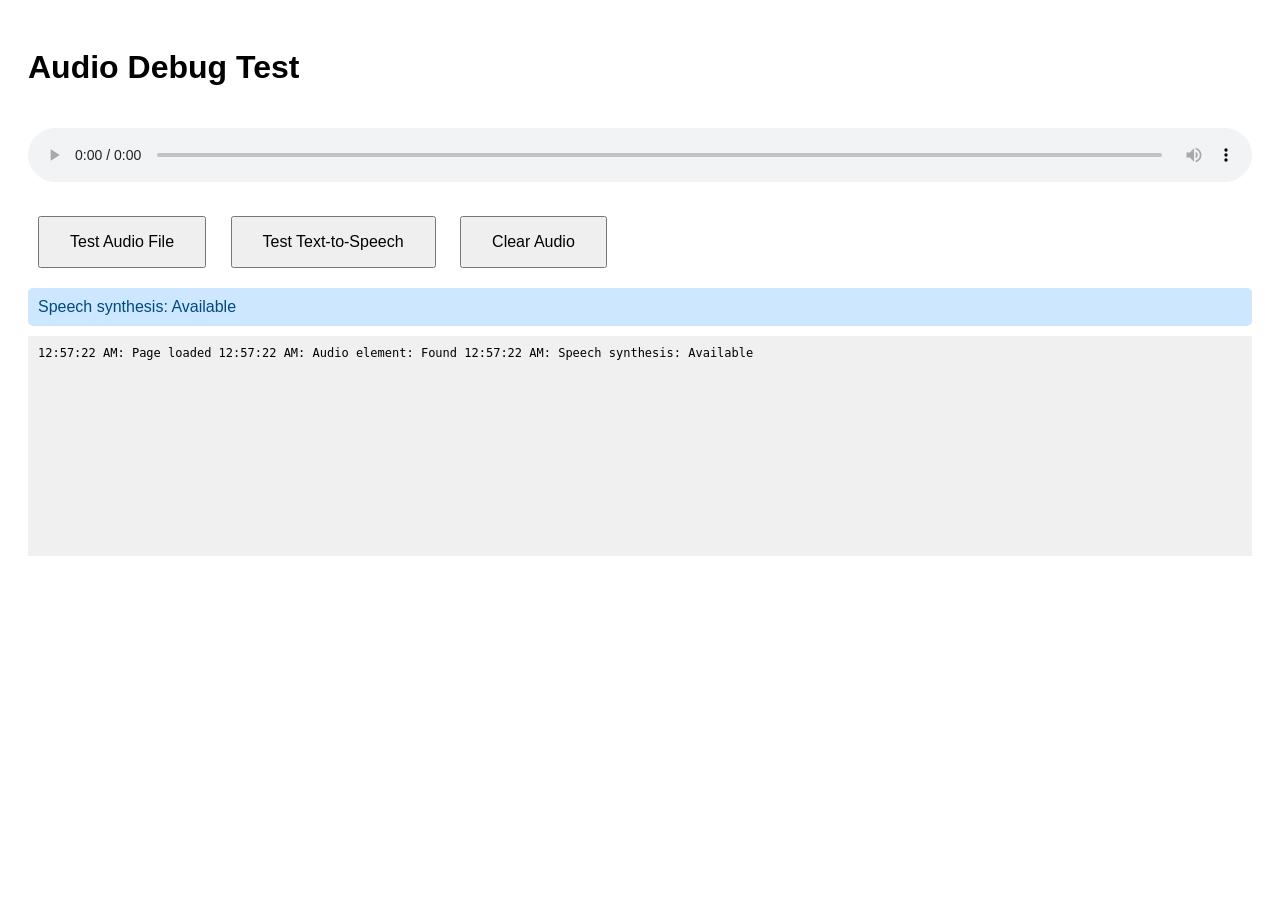
<file: audio-debug.html>
<!DOCTYPE html>
<html lang="en">
<head>
    <meta charset="UTF-8">
    <meta name="viewport" content="width=device-width, initial-scale=1.0">
    <title>Audio Debug Test</title>
    <style>
        body { font-family: Arial, sans-serif; padding: 20px; }
        .btn { padding: 15px 30px; font-size: 16px; margin: 10px; cursor: pointer; }
        .status { margin: 10px 0; padding: 10px; border-radius: 5px; }
        .success { background: #d4edda; color: #155724; }
        .error { background: #f8d7da; color: #721c24; }
        .info { background: #cce7ff; color: #004a80; }
    </style>
</head>
<body>
    <h1>Audio Debug Test</h1>
    
    <audio id="audioPlayer" preload="metadata" controls style="width: 100%; margin: 20px 0;"></audio>
    
    <div>
        <button class="btn" onclick="testAudioFile()">Test Audio File</button>
        <button class="btn" onclick="testTTS()">Test Text-to-Speech</button>
        <button class="btn" onclick="clearAudio()">Clear Audio</button>
    </div>
    
    <div id="status" class="status"></div>
    <div id="log" style="background: #f0f0f0; padding: 10px; height: 200px; overflow-y: scroll; font-family: monospace; font-size: 12px;"></div>

    <script>
        function log(message) {
            const logEl = document.getElementById('status');
            const logDiv = document.getElementById('log');
            console.log(message);
            logEl.textContent = message;
            logEl.className = 'status info';
            logDiv.innerHTML += new Date().toLocaleTimeString() + ': ' + message + '\n';
            logDiv.scrollTop = logDiv.scrollHeight;
        }

        function showStatus(message, type = 'info') {
            const statusEl = document.getElementById('status');
            statusEl.textContent = message;
            statusEl.className = 'status ' + type;
            log(message);
        }

        async function testAudioFile() {
            log('Testing audio file...');
            const audio = document.getElementById('audioPlayer');
            
            audio.src = 'audio/listening1.mp3';
            
            audio.onloadstart = () => log('Audio loading started');
            audio.onloadedmetadata = () => {
                log('Audio metadata loaded');
                log('Duration: ' + audio.duration + ' seconds');
            };
            audio.oncanplay = () => {
                log('Audio can play');
                showStatus('Audio ready - attempting to play', 'success');
                audio.play().then(() => {
                    log('Audio playing successfully');
                }).catch(error => {
                    log('Audio play failed: ' + error.message);
                    showStatus('Audio play failed: ' + error.message, 'error');
                });
            };
            audio.onerror = (e) => {
                log('Audio error: ' + e.message);
                showStatus('Audio error occurred', 'error');
            };
            
            audio.load();
        }

        function testTTS() {
            log('Testing text-to-speech...');
            if ('speechSynthesis' in window) {
                const utterance = new SpeechSynthesisUtterance('This is a test of the text to speech functionality.');
                utterance.onstart = () => log('TTS started');
                utterance.onend = () => log('TTS ended');
                utterance.onerror = (e) => log('TTS error: ' + e.error);
                
                speechSynthesis.speak(utterance);
                showStatus('TTS initiated', 'info');
            } else {
                showStatus('Text-to-speech not supported', 'error');
            }
        }

        function clearAudio() {
            const audio = document.getElementById('audioPlayer');
            audio.pause();
            audio.removeAttribute('src');
            audio.load();
            showStatus('Audio cleared', 'info');
        }

        // Initial test
        window.onload = () => {
            log('Page loaded');
            log('Audio element: ' + (document.getElementById('audioPlayer') ? 'Found' : 'Not found'));
            log('Speech synthesis: ' + ('speechSynthesis' in window ? 'Available' : 'Not available'));
        };
    </script>
</body>
</html>
</file>
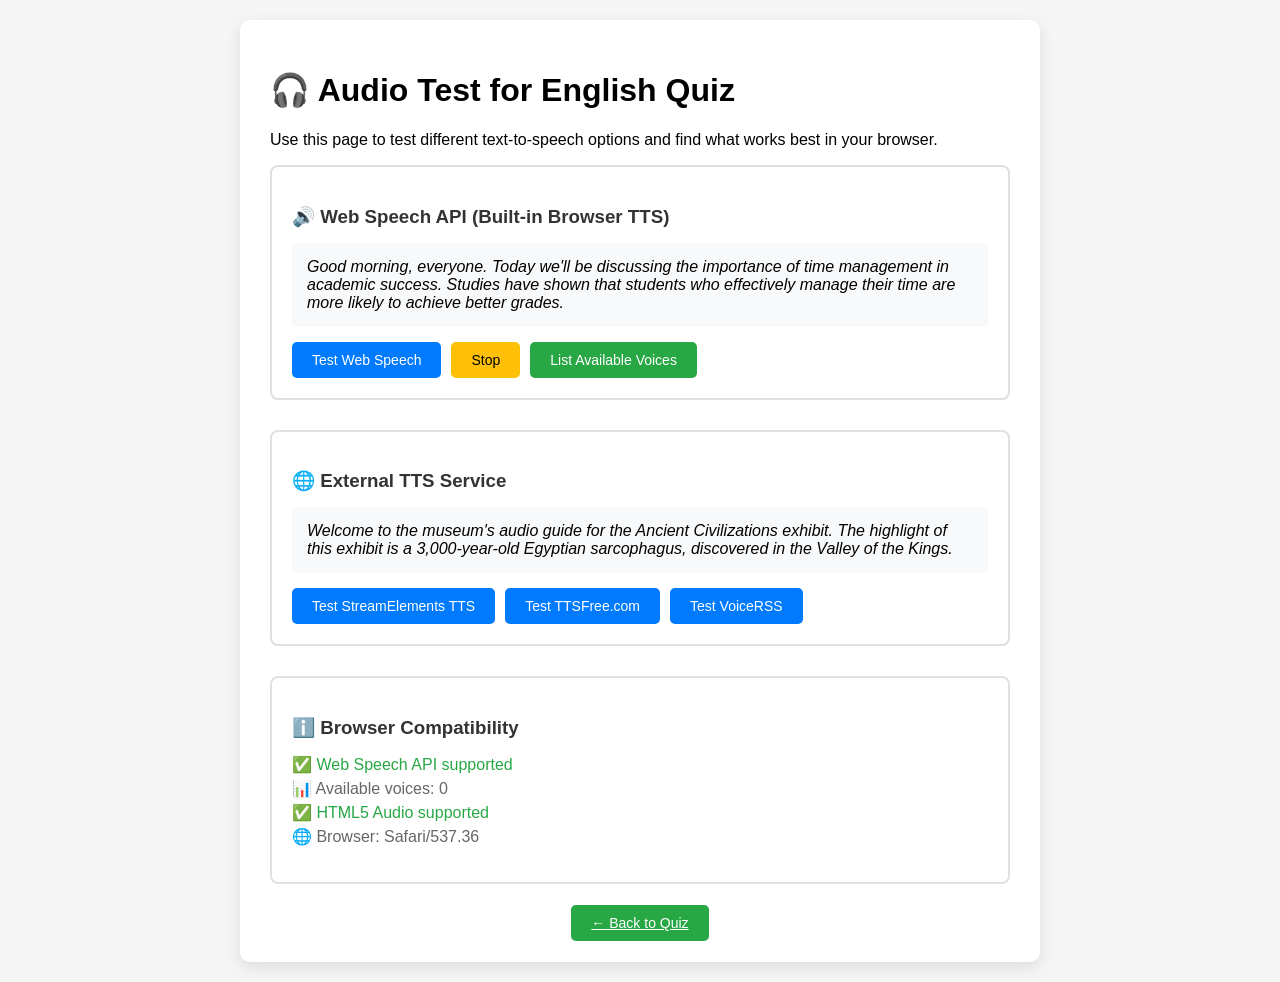
<file: audio-test.html>
<!DOCTYPE html>
<html lang="en">

<head>
    <meta charset="UTF-8">
    <meta name="viewport" content="width=device-width, initial-scale=1.0">
    <title>Audio Test - English Quiz App</title>
    <style>
        body {
            font-family: 'Arial', sans-serif;
            max-width: 800px;
            margin: 0 auto;
            padding: 20px;
            background: #f5f5f5;
        }

        .container {
            background: white;
            padding: 30px;
            border-radius: 10px;
            box-shadow: 0 5px 15px rgba(0, 0, 0, 0.1);
        }

        .test-section {
            margin-bottom: 30px;
            padding: 20px;
            border: 2px solid #e0e0e0;
            border-radius: 8px;
        }

        .test-section h3 {
            color: #333;
            margin-bottom: 15px;
        }

        .test-text {
            background: #f8f9fa;
            padding: 15px;
            border-radius: 5px;
            margin-bottom: 15px;
            font-style: italic;
        }

        .controls {
            display: flex;
            gap: 10px;
            flex-wrap: wrap;
        }

        .btn {
            padding: 10px 20px;
            border: none;
            border-radius: 5px;
            cursor: pointer;
            font-size: 14px;
            transition: all 0.3s;
        }

        .btn-primary {
            background: #007bff;
            color: white;
        }

        .btn-success {
            background: #28a745;
            color: white;
        }

        .btn-warning {
            background: #ffc107;
            color: #000;
        }

        .btn:hover {
            transform: translateY(-2px);
        }

        .btn:disabled {
            opacity: 0.5;
            cursor: not-allowed;
            transform: none !important;
        }

        .status {
            margin-top: 10px;
            padding: 8px 12px;
            border-radius: 4px;
            font-size: 13px;
        }

        .status.success {
            background: #d4edda;
            color: #155724;
            border: 1px solid #c3e6cb;
        }

        .status.error {
            background: #f8d7da;
            color: #721c24;
            border: 1px solid #f1b0b7;
        }

        .status.info {
            background: #cce7ff;
            color: #004a80;
            border: 1px solid #99d1ff;
        }

        .voice-list {
            margin-top: 15px;
            max-height: 200px;
            overflow-y: auto;
            border: 1px solid #ddd;
            border-radius: 4px;
        }

        .voice-item {
            padding: 8px 12px;
            border-bottom: 1px solid #eee;
            cursor: pointer;
            transition: background 0.2s;
        }

        .voice-item:hover {
            background: #f0f0f0;
        }

        .voice-item.selected {
            background: #e3f2fd;
            color: #1976d2;
        }
    </style>
</head>

<body>
    <div class="container">
        <h1>🎧 Audio Test for English Quiz</h1>
        <p>Use this page to test different text-to-speech options and find what works best in your browser.</p>

        <!-- Web Speech API Test -->
        <div class="test-section">
            <h3>🔊 Web Speech API (Built-in Browser TTS)</h3>
            <div class="test-text" id="webSpeechText">
                Good morning, everyone. Today we'll be discussing the importance of time management in academic success.
                Studies have shown that students who effectively manage their time are more likely to achieve better
                grades.
            </div>
            <div class="controls">
                <button class="btn btn-primary" onclick="testWebSpeech()">Test Web Speech</button>
                <button class="btn btn-warning" onclick="stopSpeech()">Stop</button>
                <button class="btn btn-success" onclick="listVoices()">List Available Voices</button>
            </div>
            <div id="webSpeechStatus" class="status" style="display: none;"></div>
            <div id="voiceList" class="voice-list" style="display: none;"></div>
        </div>

        <!-- External TTS Test -->
        <div class="test-section">
            <h3>🌐 External TTS Service</h3>
            <div class="test-text" id="externalTTSText">
                Welcome to the museum's audio guide for the Ancient Civilizations exhibit. The highlight of this exhibit
                is a 3,000-year-old Egyptian sarcophagus, discovered in the Valley of the Kings.
            </div>
            <div class="controls">
                <button class="btn btn-primary" onclick="testExternalTTS('streamelements')">Test StreamElements
                    TTS</button>
                <button class="btn btn-primary" onclick="testExternalTTS('ttsfree')">Test TTSFree.com</button>
                <button class="btn btn-primary" onclick="testExternalTTS('voicerss')">Test VoiceRSS</button>
            </div>
            <div id="externalTTSStatus" class="status" style="display: none;"></div>
        </div>

        <!-- Browser Compatibility Info -->
        <div class="test-section">
            <h3>ℹ️ Browser Compatibility</h3>
            <div id="compatibilityInfo"></div>
        </div>

        <div style="text-align: center; margin-top: 30px;">
            <a href="index.html" class="btn btn-success">← Back to Quiz</a>
        </div>
    </div>

    <script>
        let selectedVoice = null;

        // Check browser compatibility
        function checkCompatibility() {
            const info = document.getElementById('compatibilityInfo');
            let html = '<ul style="list-style-type: none; padding: 0;">';

            if ('speechSynthesis' in window) {
                html += '<li style="color: #28a745; margin: 5px 0;">✅ Web Speech API supported</li>';
                html += `<li style="color: #666; margin: 5px 0;">📊 Available voices: ${speechSynthesis.getVoices().length}</li>`;
            } else {
                html += '<li style="color: #dc3545; margin: 5px 0;">❌ Web Speech API not supported</li>';
            }

            if ('Audio' in window) {
                html += '<li style="color: #28a745; margin: 5px 0;">✅ HTML5 Audio supported</li>';
            } else {
                html += '<li style="color: #dc3545; margin: 5px 0;">❌ HTML5 Audio not supported</li>';
            }

            html += `<li style="color: #666; margin: 5px 0;">🌐 Browser: ${navigator.userAgent.split(' ').slice(-1)[0]}</li>`;
            html += '</ul>';

            info.innerHTML = html;
        }

        function showStatus(elementId, message, type = 'info') {
            const statusEl = document.getElementById(elementId);
            statusEl.textContent = message;
            statusEl.className = `status ${type}`;
            statusEl.style.display = 'block';
        }

        function testWebSpeech() {
            const text = document.getElementById('webSpeechText').textContent;

            if (!('speechSynthesis' in window)) {
                showStatus('webSpeechStatus', 'Web Speech API not supported in this browser', 'error');
                return;
            }

            // Stop any ongoing speech
            speechSynthesis.cancel();

            showStatus('webSpeechStatus', 'Loading voices and preparing speech...', 'info');

            const speak = () => {
                const utterance = new SpeechSynthesisUtterance(text);

                if (selectedVoice) {
                    utterance.voice = selectedVoice;
                }

                utterance.rate = 0.85;
                utterance.pitch = 1.0;
                utterance.volume = 1.0;

                utterance.onstart = () => {
                    showStatus('webSpeechStatus', 'Playing audio...', 'info');
                };

                utterance.onend = () => {
                    showStatus('webSpeechStatus', 'Speech completed successfully!', 'success');
                };

                utterance.onerror = (event) => {
                    showStatus('webSpeechStatus', `Speech error: ${event.error}`, 'error');
                };

                speechSynthesis.speak(utterance);
            };

            // Wait for voices to load if needed
            const voices = speechSynthesis.getVoices();
            if (voices.length === 0) {
                speechSynthesis.onvoiceschanged = () => {
                    speak();
                };
            } else {
                speak();
            }
        }

        function stopSpeech() {
            if ('speechSynthesis' in window) {
                speechSynthesis.cancel();
                showStatus('webSpeechStatus', 'Speech stopped', 'info');
            }
        }

        function listVoices() {
            const voiceList = document.getElementById('voiceList');
            const voices = speechSynthesis.getVoices();

            if (voices.length === 0) {
                showStatus('webSpeechStatus', 'No voices available or still loading...', 'error');
                return;
            }

            let html = '';
            voices.forEach((voice, index) => {
                const isEnglish = voice.lang.startsWith('en');
                const className = isEnglish ? 'voice-item' : 'voice-item' + ' style="opacity: 0.5"';
                html += `<div class="${className}" onclick="selectVoice(${index})">
                    <strong>${voice.name}</strong> (${voice.lang}) ${voice.default ? '- Default' : ''} ${voice.localService ? '- Local' : '- Remote'}
                </div>`;
            });

            voiceList.innerHTML = html;
            voiceList.style.display = 'block';
            showStatus('webSpeechStatus', `Found ${voices.length} voices. Click a voice to select it.`, 'success');
        }

        function selectVoice(index) {
            const voices = speechSynthesis.getVoices();
            selectedVoice = voices[index];

            // Update visual selection
            document.querySelectorAll('.voice-item').forEach(item => {
                item.classList.remove('selected');
            });
            document.querySelectorAll('.voice-item')[index].classList.add('selected');

            showStatus('webSpeechStatus', `Selected voice: ${selectedVoice.name}`, 'success');
        }

        function testExternalTTS(service) {
            const text = document.getElementById('externalTTSText').textContent;
            let ttsUrl = '';

            switch (service) {
                case 'streamelements':
                    ttsUrl = `https://api.streamelements.com/kappa/v2/speech?voice=Brian&text=${encodeURIComponent(text)}`;
                    break;
                case 'ttsfree':
                    // Note: This might require CORS or different approach
                    showStatus('externalTTSStatus', 'TTSFree.com requires manual testing - visit the website directly', 'info');
                    window.open(`https://ttsfree.com/`, '_blank');
                    return;
                case 'voicerss':
                    // Note: VoiceRSS requires API key
                    showStatus('externalTTSStatus', 'VoiceRSS requires API key - this is just a demo', 'info');
                    return;
            }

            showStatus('externalTTSStatus', 'Loading external TTS...', 'info');

            const audio = new Audio();

            audio.onloadstart = () => {
                showStatus('externalTTSStatus', 'Connecting to TTS service...', 'info');
            };

            audio.oncanplay = () => {
                showStatus('externalTTSStatus', 'Audio ready, playing...', 'info');
                audio.play().catch(error => {
                    showStatus('externalTTSStatus', `Playback failed: ${error.message}`, 'error');
                });
            };

            audio.onended = () => {
                showStatus('externalTTSStatus', 'External TTS completed successfully!', 'success');
            };

            audio.onerror = (error) => {
                showStatus('externalTTSStatus', `External TTS failed: ${error.message || 'Service unavailable'}`, 'error');
            };

            // Timeout for slow services
            const timeout = setTimeout(() => {
                if (audio.readyState < 2) {
                    showStatus('externalTTSStatus', 'TTS service timeout - try again later', 'error');
                }
            }, 10000);

            audio.oncanplay = () => {
                clearTimeout(timeout);
                audio.play();
            };

            audio.src = ttsUrl;
        }

        // Initialize on page load
        document.addEventListener('DOMContentLoaded', () => {
            checkCompatibility();

            // Try to load voices immediately
            if ('speechSynthesis' in window) {
                speechSynthesis.getVoices();
                speechSynthesis.onvoiceschanged = () => {
                    checkCompatibility();
                };
            }
        });
    </script>
</body>

</html>
</file>
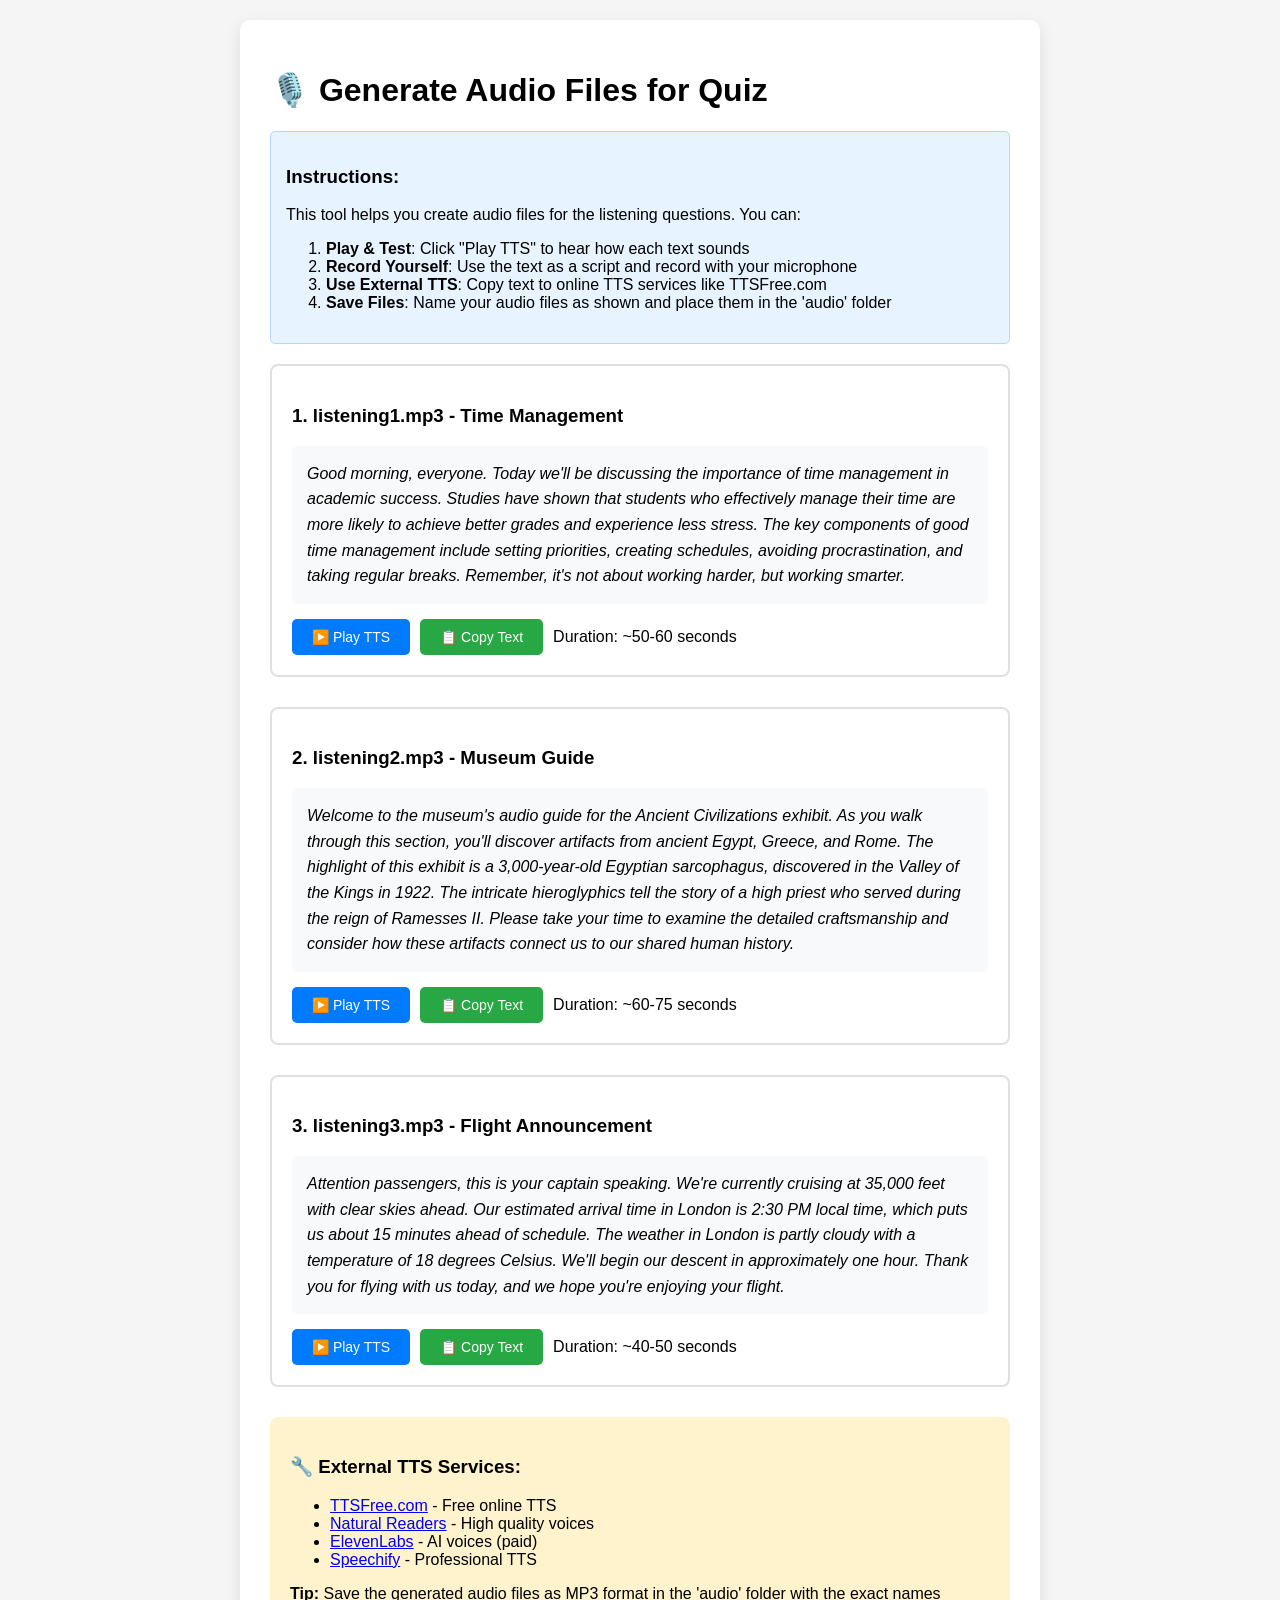
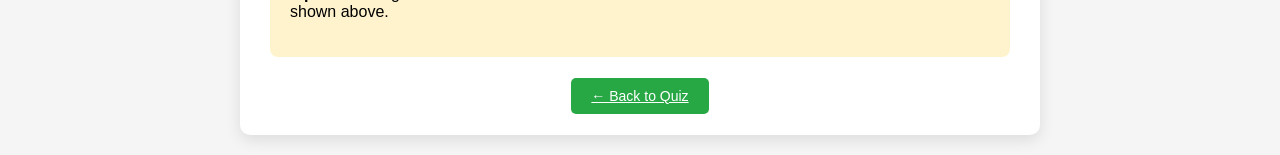
<file: generate-audio.html>
<!DOCTYPE html>
<html lang="en">
<head>
    <meta charset="UTF-8">
    <meta name="viewport" content="width=device-width, initial-scale=1.0">
    <title>Generate Audio Files</title>
    <style>
        body { 
            font-family: Arial, sans-serif; 
            max-width: 800px; 
            margin: 0 auto; 
            padding: 20px; 
            background: #f5f5f5; 
        }
        .container { 
            background: white; 
            padding: 30px; 
            border-radius: 10px; 
            box-shadow: 0 5px 15px rgba(0,0,0,0.1); 
        }
        .audio-item { 
            margin-bottom: 30px; 
            padding: 20px; 
            border: 2px solid #e0e0e0; 
            border-radius: 8px; 
        }
        .text-content { 
            background: #f8f9fa; 
            padding: 15px; 
            border-radius: 5px; 
            margin-bottom: 15px; 
            font-style: italic; 
            line-height: 1.6; 
        }
        .controls { 
            display: flex; 
            gap: 10px; 
            align-items: center; 
            flex-wrap: wrap; 
        }
        .btn { 
            padding: 10px 20px; 
            border: none; 
            border-radius: 5px; 
            cursor: pointer; 
            font-size: 14px; 
        }
        .btn-primary { background: #007bff; color: white; }
        .btn-success { background: #28a745; color: white; }
        .instructions {
            background: #e7f3ff;
            border: 1px solid #b3d7ff;
            border-radius: 5px;
            padding: 15px;
            margin-bottom: 20px;
        }
    </style>
</head>
<body>
    <div class="container">
        <h1>🎙️ Generate Audio Files for Quiz</h1>
        
        <div class="instructions">
            <h3>Instructions:</h3>
            <p>This tool helps you create audio files for the listening questions. You can:</p>
            <ol>
                <li><strong>Play & Test</strong>: Click "Play TTS" to hear how each text sounds</li>
                <li><strong>Record Yourself</strong>: Use the text as a script and record with your microphone</li>
                <li><strong>Use External TTS</strong>: Copy text to online TTS services like TTSFree.com</li>
                <li><strong>Save Files</strong>: Name your audio files as shown and place them in the 'audio' folder</li>
            </ol>
        </div>

        <div class="audio-item">
            <h3>1. listening1.mp3 - Time Management</h3>
            <div class="text-content" id="text1">
                Good morning, everyone. Today we'll be discussing the importance of time management in academic success. Studies have shown that students who effectively manage their time are more likely to achieve better grades and experience less stress. The key components of good time management include setting priorities, creating schedules, avoiding procrastination, and taking regular breaks. Remember, it's not about working harder, but working smarter.
            </div>
            <div class="controls">
                <button class="btn btn-primary" onclick="playText('text1')">▶️ Play TTS</button>
                <button class="btn btn-success" onclick="copyText('text1')">📋 Copy Text</button>
                <span>Duration: ~50-60 seconds</span>
            </div>
        </div>

        <div class="audio-item">
            <h3>2. listening2.mp3 - Museum Guide</h3>
            <div class="text-content" id="text2">
                Welcome to the museum's audio guide for the Ancient Civilizations exhibit. As you walk through this section, you'll discover artifacts from ancient Egypt, Greece, and Rome. The highlight of this exhibit is a 3,000-year-old Egyptian sarcophagus, discovered in the Valley of the Kings in 1922. The intricate hieroglyphics tell the story of a high priest who served during the reign of Ramesses II. Please take your time to examine the detailed craftsmanship and consider how these artifacts connect us to our shared human history.
            </div>
            <div class="controls">
                <button class="btn btn-primary" onclick="playText('text2')">▶️ Play TTS</button>
                <button class="btn btn-success" onclick="copyText('text2')">📋 Copy Text</button>
                <span>Duration: ~60-75 seconds</span>
            </div>
        </div>

        <div class="audio-item">
            <h3>3. listening3.mp3 - Flight Announcement</h3>
            <div class="text-content" id="text3">
                Attention passengers, this is your captain speaking. We're currently cruising at 35,000 feet with clear skies ahead. Our estimated arrival time in London is 2:30 PM local time, which puts us about 15 minutes ahead of schedule. The weather in London is partly cloudy with a temperature of 18 degrees Celsius. We'll begin our descent in approximately one hour. Thank you for flying with us today, and we hope you're enjoying your flight.
            </div>
            <div class="controls">
                <button class="btn btn-primary" onclick="playText('text3')">▶️ Play TTS</button>
                <button class="btn btn-success" onclick="copyText('text3')">📋 Copy Text</button>
                <span>Duration: ~40-50 seconds</span>
            </div>
        </div>

        <div style="margin-top: 30px; padding: 20px; background: #fff3cd; border-radius: 8px;">
            <h3>🔧 External TTS Services:</h3>
            <ul>
                <li><a href="https://ttsfree.com/" target="_blank">TTSFree.com</a> - Free online TTS</li>
                <li><a href="https://www.naturalreaders.com/" target="_blank">Natural Readers</a> - High quality voices</li>
                <li><a href="https://elevenlabs.io/" target="_blank">ElevenLabs</a> - AI voices (paid)</li>
                <li><a href="https://speechify.com/" target="_blank">Speechify</a> - Professional TTS</li>
            </ul>
            <p><strong>Tip:</strong> Save the generated audio files as MP3 format in the 'audio' folder with the exact names shown above.</p>
        </div>

        <div style="text-align: center; margin-top: 30px;">
            <a href="index.html" class="btn btn-success">← Back to Quiz</a>
        </div>
    </div>

    <script>
        function playText(textId) {
            const text = document.getElementById(textId).textContent;
            
            if ('speechSynthesis' in window) {
                // Stop any ongoing speech
                speechSynthesis.cancel();
                
                const utterance = new SpeechSynthesisUtterance(text);
                utterance.rate = 0.85;
                utterance.pitch = 1.0;
                utterance.volume = 1.0;
                
                // Try to get a good English voice
                const voices = speechSynthesis.getVoices();
                const englishVoice = voices.find(voice => 
                    voice.lang.startsWith('en') && voice.localService
                ) || voices.find(voice => voice.lang.startsWith('en'));
                
                if (englishVoice) {
                    utterance.voice = englishVoice;
                }
                
                speechSynthesis.speak(utterance);
            } else {
                alert('Text-to-speech not supported in this browser. Try Chrome or Firefox.');
            }
        }
        
        function copyText(textId) {
            const text = document.getElementById(textId).textContent;
            
            if (navigator.clipboard) {
                navigator.clipboard.writeText(text).then(() => {
                    alert('Text copied to clipboard!');
                });
            } else {
                // Fallback for older browsers
                const textArea = document.createElement('textarea');
                textArea.value = text;
                document.body.appendChild(textArea);
                textArea.select();
                document.execCommand('copy');
                document.body.removeChild(textArea);
                alert('Text copied to clipboard!');
            }
        }
        
        // Load voices when page loads
        document.addEventListener('DOMContentLoaded', () => {
            if ('speechSynthesis' in window) {
                speechSynthesis.getVoices();
                speechSynthesis.onvoiceschanged = () => {
                    console.log('Voices loaded:', speechSynthesis.getVoices().length);
                };
            }
        });
    </script>
</body>
</html>
</file>
